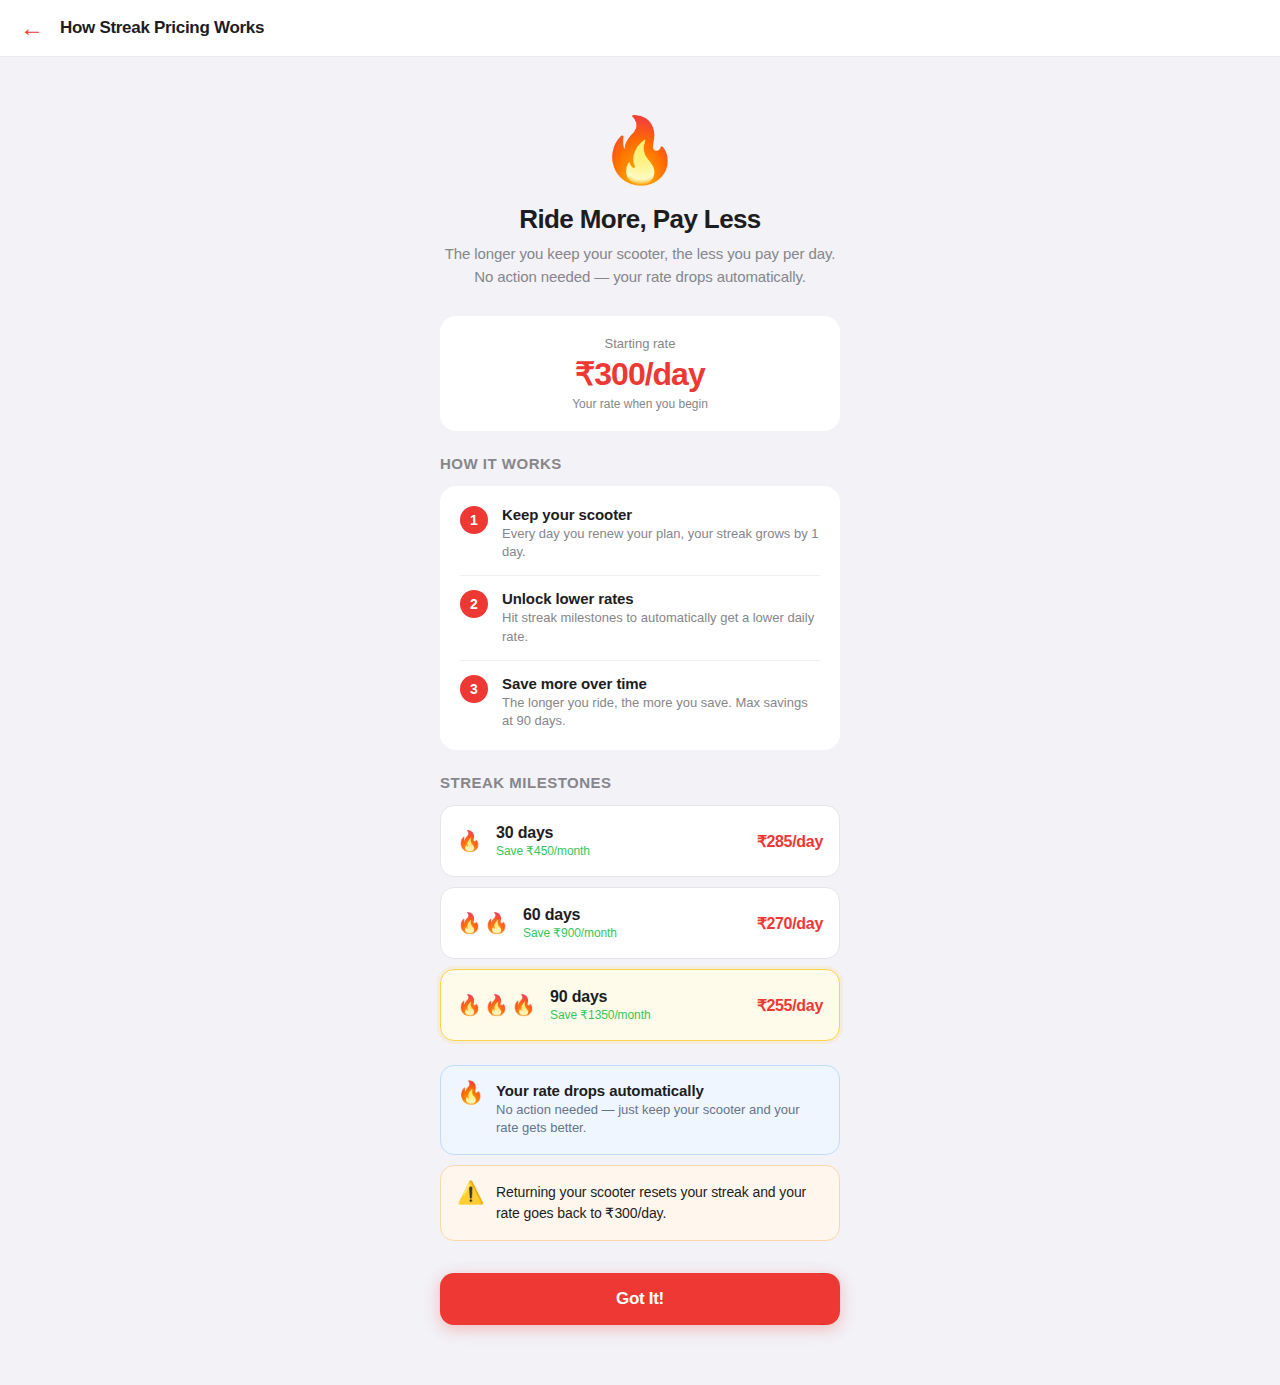
<file: v0/explainer.html>
<!DOCTYPE html>
<html lang="en">
<head>
    <meta charset="UTF-8">
    <meta name="viewport" content="width=device-width, initial-scale=1.0">
    <title>Bounce Daily - About Ride Streaks</title>
    <link rel="stylesheet" href="v0.css">
</head>
<body class="v0-explainer-page">
    <!-- Header -->
    <div class="v0-explainer-page-header">
        <button class="v0-back-btn" onclick="history.back()">&larr;</button>
        <span class="v0-explainer-page-title">How Streak Pricing Works</span>
    </div>

    <div class="v0-explainer-page-content">
        <!-- Hero -->
        <div class="v0-explainer-hero">
            <span class="v0-explainer-hero-icon">🔥</span>
            <h1 class="v0-explainer-hero-title">Ride More, Pay Less</h1>
            <p class="v0-explainer-hero-subtitle">The longer you keep your scooter, the less you pay per day. No action needed — your rate drops automatically.</p>
        </div>

        <!-- Base rate -->
        <div class="v0-base-rate">
            <div class="v0-base-rate-label">Starting rate</div>
            <div class="v0-base-rate-value">₹300/day</div>
            <div class="v0-base-rate-note">Your rate when you begin</div>
        </div>

        <!-- How it works -->
        <div class="v0-explainer-section-title">How It Works</div>
        <div class="v0-how-it-works">
            <div class="v0-step">
                <div class="v0-step-number">1</div>
                <div class="v0-step-content">
                    <div class="v0-step-title">Keep your scooter</div>
                    <div class="v0-step-desc">Every day you renew your plan, your streak grows by 1 day.</div>
                </div>
            </div>
            <div class="v0-step">
                <div class="v0-step-number">2</div>
                <div class="v0-step-content">
                    <div class="v0-step-title">Unlock lower rates</div>
                    <div class="v0-step-desc">Hit streak milestones to automatically get a lower daily rate.</div>
                </div>
            </div>
            <div class="v0-step">
                <div class="v0-step-number">3</div>
                <div class="v0-step-content">
                    <div class="v0-step-title">Save more over time</div>
                    <div class="v0-step-desc">The longer you ride, the more you save. Max savings at 90 days.</div>
                </div>
            </div>
        </div>

        <!-- Streak tiers -->
        <div class="v0-explainer-section-title">Streak Milestones</div>
        <div class="v0-tiers-container">
            <div class="v0-tier-card">
                <div class="v0-tier-flames">
                    <span class="v0-flame v0-flame--orange">🔥</span>
                </div>
                <div class="v0-tier-info">
                    <div class="v0-tier-days">30 days</div>
                    <div class="v0-tier-savings">Save ₹450/month</div>
                </div>
                <div class="v0-tier-price">₹285/day</div>
            </div>

            <div class="v0-tier-card">
                <div class="v0-tier-flames">
                    <span class="v0-flame v0-flame--orange">🔥</span>
                    <span class="v0-flame v0-flame--orange">🔥</span>
                </div>
                <div class="v0-tier-info">
                    <div class="v0-tier-days">60 days</div>
                    <div class="v0-tier-savings">Save ₹900/month</div>
                </div>
                <div class="v0-tier-price">₹270/day</div>
            </div>

            <div class="v0-tier-card v0-tier-card--highlighted">
                <div class="v0-tier-flames">
                    <span class="v0-flame v0-flame--orange">🔥</span>
                    <span class="v0-flame v0-flame--orange">🔥</span>
                    <span class="v0-flame v0-flame--orange">🔥</span>
                </div>
                <div class="v0-tier-info">
                    <div class="v0-tier-days">90 days</div>
                    <div class="v0-tier-savings">Save ₹1350/month</div>
                </div>
                <div class="v0-tier-price">₹255/day</div>
            </div>
        </div>

        <!-- Info box -->
        <div class="v0-info-box">
            <span class="v0-info-box-icon">🔥</span>
            <div class="v0-info-box-content">
                <strong>Your rate drops automatically</strong>
                <p>No action needed — just keep your scooter and your rate gets better.</p>
            </div>
        </div>

        <!-- Warning box -->
        <div class="v0-warning-box">
            <span class="v0-warning-box-icon">⚠️</span>
            <span class="v0-warning-box-text">Returning your scooter resets your streak and your rate goes back to ₹300/day.</span>
        </div>

        <!-- CTA -->
        <button class="v0-page-cta" onclick="history.back()">Got It!</button>
    </div>
</body>
</html>
</file>
<file: v0/v0.css>
/* ========== V0 RESET & BASE ========== */
* {
    margin: 0;
    padding: 0;
    box-sizing: border-box;
    -webkit-font-smoothing: antialiased;
}

body {
    font-family: -apple-system, BlinkMacSystemFont, 'SF Pro Display', 'Segoe UI', Roboto, sans-serif;
    background: #f2f2f7;
    color: #1d1d1f;
    overflow-x: hidden;
}

/* ========== V0 HEADER ========== */
.v0-header {
    background: white;
    padding: 14px 20px;
    display: flex;
    align-items: center;
    justify-content: space-between;
    border-bottom: 0.5px solid rgba(0, 0, 0, 0.08);
    position: sticky;
    top: 0;
    z-index: 100;
}

.v0-header-logo {
    width: 48px;
    height: 48px;
    border-radius: 12px;
    object-fit: contain;
}

.v0-hamburger {
    width: 28px;
    height: 20px;
    display: flex;
    flex-direction: column;
    justify-content: space-between;
    cursor: pointer;
    padding: 0;
    background: none;
    border: none;
}

.v0-hamburger span {
    display: block;
    height: 3px;
    width: 100%;
    background: #ed3833;
    border-radius: 2px;
}

/* ========== V0 SCREEN CONTAINER ========== */
.v0-screen {
    min-height: 100vh;
    display: none;
    flex-direction: column;
    animation: v0-slideIn 0.3s ease-out;
}

.v0-screen.active {
    display: flex;
}

@keyframes v0-slideIn {
    from { opacity: 0; transform: translateX(20px); }
    to { opacity: 1; transform: translateX(0); }
}

/* ========== V0 BOOKING DETAILS ========== */
.v0-page-title {
    font-size: 22px;
    font-weight: 700;
    color: #1d1d1f;
    padding: 20px 20px 16px;
    letter-spacing: -0.4px;
}

/* Layout switcher (prototype only, fixed footer) */
.v0-layout-switcher {
    position: fixed;
    bottom: 0;
    left: 0;
    right: 0;
    background: white;
    border-top: 1px solid #e5e5ea;
    padding: 10px 16px 20px;
    z-index: 999;
    box-shadow: 0 -2px 10px rgba(0, 0, 0, 0.08);
}

.v0-layout-switcher-label {
    font-size: 11px;
    font-weight: 600;
    color: #86868b;
    text-transform: uppercase;
    letter-spacing: 0.5px;
    margin-bottom: 8px;
    text-align: center;
}

.v0-layout-switcher-btns {
    display: flex;
    gap: 6px;
}

.v0-layout-btn {
    flex: 1;
    padding: 10px 4px;
    border: 1px solid #e5e5ea;
    background: white;
    border-radius: 10px;
    font-size: 12px;
    font-weight: 600;
    color: #86868b;
    cursor: pointer;
    transition: all 0.2s;
    white-space: nowrap;
}

.v0-layout-btn.active {
    background: #1d1d1f;
    color: white;
    border-color: #1d1d1f;
}

/* Card wrapper */
.v0-card-wrapper {
    margin: 0 20px;
    position: relative;
}

.v0-booking-card {
    background: white;
    border-radius: 16px;
    padding: 20px;
    box-shadow: 0 2px 12px rgba(0, 0, 0, 0.06);
    position: relative;
}

/* Shared SmartRent elements */
.v0-sr-top, .v0-sr-bottom {
    cursor: pointer;
}

.v0-sr-inner-top, .v0-sr-inner-bottom {
    cursor: pointer;
}

.v0-streak-badge {
    display: flex;
    align-items: center;
    gap: 6px;
    background: #fff7ed;
    border: 1px solid #fed7aa;
    border-radius: 20px;
    padding: 6px 14px 6px 8px;
    cursor: pointer;
}

.v0-streak-lottie {
    width: 32px;
    height: 32px;
    display: block;
}

.v0-streak-lottie-sm {
    width: 24px;
    height: 24px;
    display: block;
}

.v0-streak-text {
    font-size: 16px;
    font-weight: 700;
    color: #1d1d1f;
    letter-spacing: -0.3px;
}

.v0-info-trigger-circle {
    width: 30px;
    height: 30px;
    border-radius: 50%;
    background: none;
    border: none;
    display: flex;
    align-items: center;
    justify-content: center;
    cursor: pointer;
    color: #86868b;
    transition: all 0.2s;
    padding: 0;
    flex-shrink: 0;
}

.v0-info-trigger-circle:active {
    transform: scale(0.9);
    color: #1d1d1f;
}

/* ===== LAYOUT A: Frame the card ===== */
.layout-a .v0-sr-top {
    margin-bottom: -8px;
    position: relative;
    z-index: 1;
}

.layout-a .v0-frame-top {
    display: flex;
    align-items: center;
    justify-content: space-between;
    background: linear-gradient(135deg, #fffbeb, #fff7ed);
    border: 1px solid #fed7aa;
    border-radius: 12px 12px 0 0;
    padding: 10px 14px;
}

.layout-a .v0-frame-top .v0-streak-badge {
    background: transparent;
    border: none;
    padding: 0;
}

.layout-a .v0-booking-card {
    border-radius: 0 0 16px 16px;
    border-top: none;
}

.layout-a .v0-sr-bottom {
    background: linear-gradient(135deg, #fffbeb, #fff7ed);
    border: 1px solid #fed7aa;
    border-top: 1px solid #fde68a;
    border-radius: 0 0 12px 12px;
    padding: 12px 14px 14px;
    margin-top: -8px;
    position: relative;
}

/* ===== LAYOUT B: Unified top banner ===== */
.layout-b .v0-sr-inner-top {
    margin: -20px -20px 16px;
    padding: 0;
}

.layout-b .v0-unified-top {
    background: linear-gradient(135deg, #fffbeb, #fff7ed);
    border-bottom: 1px solid #fde68a;
    border-radius: 16px 16px 0 0;
    padding: 14px 16px;
}

.layout-b .v0-unified-top-header {
    display: flex;
    align-items: center;
    justify-content: space-between;
    margin-bottom: 12px;
}

.layout-b .v0-unified-top .v0-streak-badge {
    background: rgba(255, 255, 255, 0.6);
}

.layout-b .v0-milestone-track.compact .v0-milestone-dot {
    width: 16px;
    height: 16px;
    font-size: 8px;
}

.layout-b .v0-milestone-track.compact .v0-milestone-segment {
    margin-top: 7px;
}

.layout-b .v0-milestone-track.compact .v0-milestone-days {
    font-size: 9px;
}

.layout-b .v0-milestone-track.compact .v0-milestone-rate {
    font-size: 10px;
}

/* ===== LAYOUT C: Unified bottom only ===== */
.layout-c .v0-sr-inner-bottom {
    margin-top: 16px;
    padding-top: 14px;
    border-top: 1px solid #e5e5ea;
}

.layout-c .v0-unified-bottom-header {
    display: flex;
    align-items: center;
    gap: 6px;
    margin-bottom: 12px;
}

.layout-c .v0-unified-bottom-title {
    font-size: 14px;
    font-weight: 700;
    color: #1d1d1f;
    flex: 1;
}

/* ===== LAYOUT D: Floating collar ===== */
.layout-d .v0-sr-top {
    position: relative;
    z-index: 2;
    margin-bottom: -14px;
    display: flex;
    justify-content: center;
}

.layout-d .v0-collar {
    display: flex;
    align-items: center;
    gap: 8px;
    background: linear-gradient(135deg, #fffbeb, #fff7ed);
    border: 1px solid #fed7aa;
    border-radius: 24px;
    padding: 8px 14px 8px 10px;
    box-shadow: 0 2px 8px rgba(245, 158, 11, 0.15);
    cursor: pointer;
}

.layout-d .v0-collar-text {
    font-size: 13px;
    font-weight: 700;
    color: #1d1d1f;
    white-space: nowrap;
}

.layout-d .v0-collar-info {
    width: 24px;
    height: 24px;
}

.layout-d .v0-booking-card {
    padding-top: 26px;
}

/* Mini progress bar (used by collar) */
.v0-mini-progress {
    display: flex;
    flex-direction: column;
    gap: 2px;
    min-width: 60px;
}

.v0-mini-bar {
    height: 4px;
    background: #e5e5ea;
    border-radius: 2px;
    overflow: hidden;
}

.v0-mini-fill {
    height: 100%;
    background: linear-gradient(90deg, #fbbf24, #f59e0b);
    border-radius: 2px;
}

.v0-mini-label {
    font-size: 9px;
    font-weight: 600;
    color: #92400e;
    white-space: nowrap;
}

/* ===== LAYOUT E: Unified warm header ===== */
.layout-e .v0-sr-inner-top {
    margin: -20px -20px 16px;
}

.layout-e .v0-warm-header {
    background: linear-gradient(135deg, #fffbeb, #fff7ed);
    border-bottom: 1px solid #fde68a;
    border-radius: 16px 16px 0 0;
    padding: 16px 16px 14px;
}

.layout-e .v0-warm-header-row {
    display: flex;
    align-items: center;
    justify-content: space-between;
    margin-bottom: 14px;
}

.layout-e .v0-warm-badge {
    display: flex;
    align-items: center;
    gap: 8px;
    background: white;
    border: 1.5px solid #fed7aa;
    border-radius: 24px;
    padding: 8px 18px 8px 10px;
    box-shadow: 0 1px 4px rgba(245, 158, 11, 0.1);
}

.layout-e .v0-warm-badge-text {
    font-size: 17px;
    font-weight: 700;
    color: #1d1d1f;
    letter-spacing: -0.3px;
}

.layout-e .v0-warm-milestones {
    padding: 0 2px;
}

/* ===== LAYOUT F: Simple benefit-first ===== */
.layout-f .v0-sr-inner-top {
    margin-bottom: 16px;
}

.layout-f .v0-benefit-first {
    background: linear-gradient(135deg, #fffbeb, #fff7ed);
    border: 1px solid #fed7aa;
    border-radius: 14px;
    padding: 14px 16px;
    cursor: pointer;
}

.layout-f .v0-bf-main {
    display: flex;
    align-items: center;
    gap: 12px;
}

.layout-f .v0-bf-left {
    flex-shrink: 0;
}

.layout-f .v0-bf-left .v0-streak-lottie {
    width: 36px;
    height: 36px;
}

.layout-f .v0-bf-content {
    flex: 1;
    min-width: 0;
}

.layout-f .v0-bf-prices {
    display: flex;
    align-items: baseline;
    gap: 6px;
    font-size: 18px;
    font-weight: 800;
    color: #1d1d1f;
    letter-spacing: -0.3px;
}

.layout-f .v0-bf-strike {
    font-size: 14px;
    font-weight: 500;
    color: #aaa;
    text-decoration: line-through;
}

.layout-f .v0-bf-rate {
    color: #1d1d1f;
}

.layout-f .v0-bf-subtitle {
    font-size: 12px;
    font-weight: 500;
    color: #92400e;
    margin-top: 2px;
}

.layout-f .v0-bf-nudge {
    margin-top: 10px;
    padding-top: 10px;
    border-top: 1px solid rgba(251, 191, 36, 0.3);
    font-size: 12px;
    font-weight: 600;
    color: #b45309;
    text-align: center;
}

.layout-f .v0-bf-nudge--max {
    color: #16a34a;
}

/* ===== LAYOUT G: Minimal one-liner ===== */
.layout-g .v0-sr-inner-top {
    margin-bottom: 14px;
}

.layout-g .v0-minimal-g {
    display: flex;
    align-items: center;
    gap: 10px;
    background: #fffbeb;
    border: 1px solid #fed7aa;
    border-radius: 12px;
    padding: 10px 14px;
    cursor: pointer;
}

.layout-g .v0-mg-lottie {
    width: 26px;
    height: 26px;
    flex-shrink: 0;
}

.layout-g .v0-mg-body {
    flex: 1;
    display: flex;
    align-items: baseline;
    gap: 6px;
    flex-wrap: wrap;
}

.layout-g .v0-mg-strike {
    font-size: 13px;
    color: #aaa;
    text-decoration: line-through;
    font-weight: 500;
}

.layout-g .v0-mg-rate {
    font-size: 16px;
    font-weight: 800;
    color: #1d1d1f;
}

.layout-g .v0-mg-tag {
    font-size: 11px;
    font-weight: 600;
    color: #92400e;
    background: rgba(251, 191, 36, 0.2);
    padding: 2px 8px;
    border-radius: 10px;
}

/* ===== LAYOUT H: Savings-focused one-liner ===== */
.layout-h .v0-sr-inner-top {
    margin-bottom: 14px;
}

.layout-h .v0-savings-h {
    display: flex;
    align-items: center;
    gap: 10px;
    background: #fffbeb;
    border: 1px solid #fed7aa;
    border-radius: 12px;
    padding: 10px 14px;
    cursor: pointer;
}

.layout-h .v0-sh-lottie {
    width: 26px;
    height: 26px;
    flex-shrink: 0;
}

.layout-h .v0-sh-text {
    flex: 1;
    font-size: 14px;
    font-weight: 500;
    color: #92400e;
    line-height: 1.3;
}

.layout-h .v0-sh-text strong {
    font-weight: 700;
    color: #1d1d1f;
}

/* ===== LAYOUT I: Just the streak label ===== */
.layout-i .v0-sr-inner-top {
    margin-bottom: 14px;
}

.layout-i .v0-just-label {
    display: inline-flex;
    align-items: center;
    gap: 6px;
    background: #fffbeb;
    border: 1px solid #fed7aa;
    border-radius: 20px;
    padding: 7px 14px 7px 8px;
    cursor: pointer;
}

.layout-i .v0-jl-lottie {
    width: 24px;
    height: 24px;
    flex-shrink: 0;
}

.layout-i .v0-jl-text {
    font-size: 15px;
    font-weight: 700;
    color: #92400e;
    letter-spacing: -0.2px;
}

.v0-milestone-track {
    display: flex;
    align-items: flex-start;
    position: relative;
    padding: 0 4px;
}

.v0-milestone {
    display: flex;
    flex-direction: column;
    align-items: center;
    position: relative;
    z-index: 1;
    flex: 0 0 auto;
}

/* The connecting line segments between dots */
.v0-milestone-segment {
    flex: 1;
    height: 3px;
    background: #e5e5ea;
    align-self: flex-start;
    margin-top: 9px; /* center on 20px dot */
    border-radius: 2px;
    position: relative;
}

.v0-milestone-segment-fill {
    position: absolute;
    top: 0;
    left: 0;
    height: 100%;
    background: linear-gradient(90deg, #fbbf24, #f59e0b);
    border-radius: 2px;
    transition: width 0.6s ease-out;
}

/* Current position marker */
.v0-milestone-marker {
    position: absolute;
    top: 50%;
    transform: translate(-50%, -50%);
    display: flex;
    flex-direction: column;
    align-items: center;
    z-index: 2;
}

.v0-milestone-marker-dot {
    width: 10px;
    height: 10px;
    border-radius: 50%;
    background: #f59e0b;
    border: 2px solid white;
    box-shadow: 0 0 0 2px rgba(245, 158, 11, 0.3), 0 1px 3px rgba(0, 0, 0, 0.15);
}

.v0-milestone-marker-label {
    position: absolute;
    top: 14px;
    font-size: 9px;
    font-weight: 700;
    color: #f59e0b;
    white-space: nowrap;
    background: white;
    padding: 1px 4px;
    border-radius: 4px;
}

/* Dot states */
.v0-milestone-dot {
    width: 20px;
    height: 20px;
    border-radius: 50%;
    border: 2px solid #e5e5ea;
    background: white;
    display: flex;
    align-items: center;
    justify-content: center;
    font-size: 10px;
    transition: all 0.3s;
}

.v0-milestone-dot.completed {
    background: #f59e0b;
    border-color: #f59e0b;
    color: white;
}

.v0-milestone-dot.current {
    border-color: #f59e0b;
    background: #fffbeb;
    box-shadow: 0 0 0 3px rgba(245, 158, 11, 0.15);
}

.v0-milestone-dot.future {
    border-color: #e5e5ea;
    background: white;
}

/* Labels below dots */
.v0-milestone-days {
    font-size: 10px;
    font-weight: 600;
    color: #86868b;
    margin-top: 5px;
    white-space: nowrap;
}

.v0-milestone-days.active {
    color: #1d1d1f;
}

.v0-milestone-rate {
    font-size: 11px;
    font-weight: 700;
    color: #86868b;
    margin-top: 1px;
    white-space: nowrap;
}

.v0-milestone-rate.active {
    color: #f59e0b;
}

.v0-milestone-rate.future-highlight {
    color: #ed3833;
}

/* Tag row */
.v0-tag-row {
    display: flex;
    gap: 8px;
    margin-bottom: 20px;
    flex-wrap: wrap;
}

.v0-tag {
    display: inline-block;
    padding: 6px 14px;
    background: #f2f2f7;
    border: 1px solid #e5e5ea;
    border-radius: 8px;
    font-size: 13px;
    font-weight: 500;
    color: #1d1d1f;
    letter-spacing: -0.1px;
}

/* Card body — two columns */
.v0-card-body {
    display: grid;
    grid-template-columns: 1fr 1fr;
    gap: 0;
    margin-bottom: 20px;
    position: relative;
}

.v0-card-body::after {
    content: '';
    position: absolute;
    top: 0;
    bottom: 0;
    left: 50%;
    width: 1px;
    background: #e5e5ea;
}

.v0-card-col {
    padding: 4px 0;
}

.v0-card-col:last-child {
    padding-left: 20px;
}

.v0-card-label {
    font-size: 13px;
    font-weight: 600;
    color: #ed3833;
    letter-spacing: -0.1px;
    margin-bottom: 6px;
}

.v0-card-value {
    font-size: 20px;
    font-weight: 700;
    color: #1d1d1f;
    letter-spacing: -0.4px;
    line-height: 1.2;
}

.v0-km-value {
    font-size: 36px;
    font-weight: 800;
    color: #1d1d1f;
    letter-spacing: -1px;
    line-height: 1;
}

.v0-km-unit {
    font-size: 18px;
    font-weight: 500;
    color: #86868b;
    margin-left: 2px;
}

.v0-countdown {
    font-size: 12px;
    color: #86868b;
    margin-top: 4px;
    letter-spacing: -0.1px;
}

/* Card actions */
.v0-card-actions {
    display: grid;
    grid-template-columns: 1fr 1fr;
    gap: 12px;
}

.v0-btn {
    padding: 14px 16px;
    border-radius: 100px;
    font-size: 15px;
    font-weight: 600;
    cursor: pointer;
    transition: all 0.2s;
    border: none;
    text-align: center;
    letter-spacing: -0.2px;
}

.v0-btn:active {
    transform: scale(0.96);
}

.v0-btn-primary {
    background: #ed3833;
    color: white;
    box-shadow: 0 2px 10px rgba(237, 56, 51, 0.25);
}

.v0-btn-secondary {
    background: #ed3833;
    color: white;
    box-shadow: 0 2px 10px rgba(237, 56, 51, 0.25);
}

/* ========== V0 EXPLAINER FULL SCREEN ========== */
.v0-explainer-fullscreen {
    position: fixed;
    top: 0;
    left: 0;
    right: 0;
    bottom: 0;
    background: #f2f2f7;
    z-index: 1000;
    overflow-y: auto;
    transform: translateX(100%);
    visibility: hidden;
    pointer-events: none;
    transition: transform 0.35s cubic-bezier(0.4, 0, 0.2, 1), visibility 0s 0.35s;
}

.v0-explainer-fullscreen.active {
    transform: translateX(0);
    visibility: visible;
    pointer-events: auto;
    transition: transform 0.35s cubic-bezier(0.4, 0, 0.2, 1), visibility 0s;
}

/* Progress card (Section 1) */
.v0-exp-section {
    margin-bottom: 24px;
}

.v0-exp-progress-card {
    background: white;
    border-radius: 16px;
    padding: 20px;
}

.v0-exp-progress-header {
    display: flex;
    align-items: center;
    gap: 12px;
    margin-bottom: 20px;
}

.v0-exp-flame {
    width: 40px;
    height: 40px;
    flex-shrink: 0;
}

.v0-exp-progress-title {
    font-size: 22px;
    font-weight: 800;
    color: #1d1d1f;
    letter-spacing: -0.4px;
}

.v0-exp-progress-sub {
    font-size: 14px;
    font-weight: 500;
    color: #34c759;
    margin-top: 2px;
}

/* Tier cards */
.v0-tier-card {
    display: flex;
    align-items: center;
    padding: 18px 16px;
    background: white;
    border: 1.5px solid #e5e5ea;
    border-radius: 14px;
    margin-bottom: 10px;
    transition: all 0.2s;
}

.v0-tier-card--highlighted {
    background: #fffbeb;
    border-color: #fcd34d;
    box-shadow: 0 0 0 3px rgba(252, 211, 77, 0.15);
}

.v0-tier-flames {
    display: flex;
    gap: 2px;
    margin-right: 14px;
    flex-shrink: 0;
}

.v0-flame {
    font-size: 20px;
    line-height: 1;
}

.v0-flame--orange {
    filter: hue-rotate(-10deg);
}

.v0-tier-info {
    flex: 1;
}

.v0-tier-days {
    font-size: 16px;
    font-weight: 600;
    color: #1d1d1f;
    letter-spacing: -0.2px;
}

.v0-tier-savings {
    font-size: 12px;
    font-weight: 500;
    color: #34c759;
    margin-top: 2px;
    letter-spacing: -0.1px;
}

.v0-tier-price {
    font-size: 16px;
    font-weight: 700;
    color: #ed3833;
    letter-spacing: -0.3px;
}

/* Info box */
.v0-info-box {
    display: flex;
    align-items: flex-start;
    gap: 12px;
    background: #eff6ff;
    border: 1px solid #bfdbfe;
    border-radius: 14px;
    padding: 16px;
    margin-top: 16px;
    margin-bottom: 10px;
}

.v0-info-box-icon {
    font-size: 22px;
    flex-shrink: 0;
    line-height: 1;
}

.v0-info-box-content strong {
    display: block;
    font-size: 15px;
    font-weight: 600;
    color: #1d1d1f;
    margin-bottom: 2px;
    letter-spacing: -0.1px;
}

.v0-info-box-content p {
    font-size: 13px;
    color: #64748b;
    line-height: 1.4;
    margin: 0;
}

/* Warning box */
.v0-warning-box {
    display: flex;
    align-items: flex-start;
    gap: 12px;
    background: #fff7ed;
    border: 1px solid #fed7aa;
    border-radius: 14px;
    padding: 16px;
    margin-bottom: 24px;
}

.v0-warning-box-icon {
    font-size: 22px;
    flex-shrink: 0;
    line-height: 1;
}

.v0-warning-box-text {
    font-size: 14px;
    color: #1d1d1f;
    line-height: 1.5;
    font-weight: 500;
    letter-spacing: -0.1px;
}

/* Got It button */
.v0-got-it-btn {
    width: 100%;
    padding: 16px;
    background: #ed3833;
    color: white;
    border: none;
    border-radius: 14px;
    font-size: 17px;
    font-weight: 600;
    cursor: pointer;
    transition: all 0.2s;
    letter-spacing: -0.3px;
    box-shadow: 0 4px 16px rgba(237, 56, 51, 0.3);
}

.v0-got-it-btn:active {
    transform: scale(0.97);
}

/* ========== V0 FULL-SCREEN EXPLAINER PAGE ========== */
.v0-explainer-page {
    min-height: 100vh;
    background: #f2f2f7;
}

.v0-explainer-page-header {
    background: white;
    padding: 14px 20px;
    display: flex;
    align-items: center;
    gap: 16px;
    border-bottom: 0.5px solid rgba(0, 0, 0, 0.08);
    position: sticky;
    top: 0;
    z-index: 100;
}

.v0-back-btn {
    font-size: 24px;
    color: #ed3833;
    cursor: pointer;
    background: none;
    border: none;
    padding: 0;
    transition: opacity 0.2s;
}

.v0-back-btn:active {
    opacity: 0.6;
}

.v0-explainer-page-title {
    font-size: 17px;
    font-weight: 600;
    color: #1d1d1f;
    letter-spacing: -0.3px;
}

.v0-explainer-page-content {
    max-width: 440px;
    margin: 0 auto;
    padding: 24px 20px 60px;
}

.v0-explainer-hero {
    text-align: center;
    padding: 32px 0 28px;
}

.v0-explainer-hero-icon {
    font-size: 64px;
    margin-bottom: 16px;
    display: block;
}

.v0-explainer-hero-title {
    font-size: 26px;
    font-weight: 800;
    color: #1d1d1f;
    letter-spacing: -0.6px;
    margin-bottom: 8px;
}

.v0-explainer-hero-subtitle {
    font-size: 15px;
    color: #86868b;
    line-height: 1.5;
    letter-spacing: -0.1px;
}

.v0-explainer-section-title {
    font-size: 15px;
    font-weight: 600;
    color: #86868b;
    text-transform: uppercase;
    letter-spacing: 0.5px;
    margin-bottom: 14px;
    margin-top: 8px;
}

/* How it works steps */
.v0-how-it-works {
    background: white;
    border-radius: 16px;
    padding: 20px;
    margin-bottom: 24px;
}

.v0-step {
    display: flex;
    gap: 14px;
    padding: 14px 0;
    border-bottom: 0.5px solid #f0f0f0;
}

.v0-step:last-child {
    border-bottom: none;
    padding-bottom: 0;
}

.v0-step:first-child {
    padding-top: 0;
}

.v0-step-number {
    width: 28px;
    height: 28px;
    border-radius: 50%;
    background: #ed3833;
    color: white;
    display: flex;
    align-items: center;
    justify-content: center;
    font-size: 14px;
    font-weight: 700;
    flex-shrink: 0;
}

.v0-step-content {
    flex: 1;
}

.v0-step-title {
    font-size: 15px;
    font-weight: 600;
    color: #1d1d1f;
    margin-bottom: 2px;
    letter-spacing: -0.1px;
}

.v0-step-desc {
    font-size: 13px;
    color: #86868b;
    line-height: 1.4;
}

/* Base rate callout */
.v0-base-rate {
    background: white;
    border-radius: 16px;
    padding: 20px;
    text-align: center;
    margin-bottom: 24px;
}

.v0-base-rate-label {
    font-size: 13px;
    color: #86868b;
    margin-bottom: 4px;
}

.v0-base-rate-value {
    font-size: 32px;
    font-weight: 800;
    color: #ed3833;
    letter-spacing: -1px;
}

.v0-base-rate-note {
    font-size: 12px;
    color: #86868b;
    margin-top: 4px;
}

/* Page-level tier cards container */
.v0-tiers-container {
    margin-bottom: 24px;
}

/* Page CTA */
.v0-page-cta {
    width: 100%;
    padding: 16px;
    background: #ed3833;
    color: white;
    border: none;
    border-radius: 14px;
    font-size: 17px;
    font-weight: 600;
    cursor: pointer;
    transition: all 0.2s;
    letter-spacing: -0.3px;
    box-shadow: 0 4px 16px rgba(237, 56, 51, 0.3);
    margin-top: 8px;
}

.v0-page-cta:active {
    transform: scale(0.97);
}

/* ========== STRIKETHROUGH PRICING ========== */
.v0-strike {
    text-decoration: line-through;
    text-decoration-color: rgba(255, 255, 255, 0.5);
    text-decoration-thickness: 1.5px;
    color: rgba(255, 255, 255, 0.45);
    margin-right: 4px;
}

.v0-strike-light {
    text-decoration: line-through;
    text-decoration-color: rgba(255, 255, 255, 0.4);
    text-decoration-thickness: 1.5px;
    color: rgba(255, 255, 255, 0.45);
    font-size: 12px;
    margin-right: 4px;
}

.v0-strike-small {
    text-decoration: line-through;
    text-decoration-color: rgba(134, 134, 139, 0.6);
    text-decoration-thickness: 1.5px;
    color: #aeaeb2;
    margin-right: 4px;
}

.v0-price-original {
    display: block;
    font-size: 13px;
    color: #86868b;
    text-decoration: line-through;
    text-decoration-color: rgba(237, 56, 51, 0.5);
    text-decoration-thickness: 1.5px;
    font-weight: 500;
    margin-bottom: 2px;
}

.v0-price-discounted {
    color: #34c759 !important;
}

/* ========== TAB SWITCHER ========== */
.v0-tab-track {
    display: flex;
    background: #f2f2f7;
    border-radius: 10px;
    padding: 3px;
    margin-bottom: 20px;
    gap: 3px;
}

.v0-tab {
    flex: 1;
    padding: 8px 0;
    border: none;
    background: transparent;
    border-radius: 8px;
    font-size: 15px;
    font-weight: 600;
    color: #86868b;
    cursor: pointer;
    transition: all 0.2s;
}

.v0-tab.active {
    background: white;
    color: #1d1d1f;
    box-shadow: 0 1px 4px rgba(0, 0, 0, 0.1);
}

/* Panel visibility */
.v0-panel {
    display: none;
}

.v0-panel.active {
    display: block;
    animation: v0-fadeIn 0.25s ease;
}

@keyframes v0-fadeIn {
    from { opacity: 0; transform: translateY(6px); }
    to { opacity: 1; transform: translateY(0); }
}

/* ========== VERSION A: STEPS DOWN ========== */
.v0-panel-tagline {
    text-align: center;
    font-size: 15px;
    font-weight: 600;
    color: #86868b;
    margin-bottom: 20px;
    letter-spacing: -0.2px;
}

.v0-staircase {
    display: flex;
    align-items: flex-end;
    justify-content: center;
    gap: 10px;
    margin-bottom: 24px;
    padding: 0 4px;
}

.v0-stair {
    display: flex;
    flex-direction: column;
    align-items: center;
    flex: 1;
}

.v0-stair-bar {
    width: 100%;
    border-radius: 10px 10px 4px 4px;
    display: flex;
    flex-direction: column;
    align-items: center;
    justify-content: center;
    padding: 8px 4px;
    min-width: 0;
}

.v0-stair--base .v0-stair-bar {
    background: #e5e5ea;
}

.v0-stair--t1 .v0-stair-bar {
    background: #d4edda;
}

.v0-stair--t2 .v0-stair-bar {
    background: #a8dfb5;
}

.v0-stair--t3 .v0-stair-bar {
    background: #34c759;
}

.v0-stair-price {
    font-size: 18px;
    font-weight: 800;
    color: #1d1d1f;
    letter-spacing: -0.5px;
    line-height: 1.1;
}

.v0-stair--t3 .v0-stair-price {
    color: white;
}

.v0-stair-unit {
    font-size: 11px;
    color: #86868b;
    font-weight: 500;
}

.v0-stair--t3 .v0-stair-unit {
    color: rgba(255, 255, 255, 0.8);
}

.v0-stair-label {
    font-size: 11px;
    font-weight: 600;
    color: #1d1d1f;
    margin-top: 8px;
    letter-spacing: -0.1px;
}

.v0-stair-saving {
    font-size: 10px;
    font-weight: 600;
    color: #34c759;
    background: #edfcf0;
    padding: 2px 6px;
    border-radius: 6px;
    margin-top: 4px;
    white-space: nowrap;
}

/* ========== VERSION B: INTRO + 3-STAGE ========== */
.v0-ba-intro {
    text-align: center;
    margin-bottom: 20px;
    padding-bottom: 20px;
    border-bottom: 1px solid #e5e5ea;
}

.v0-ba-lottie-wrap {
    width: 200px;
    height: 140px;
    overflow: hidden;
    margin: 0 auto 12px;
    position: relative;
}

.v0-ba-lottie {
    width: 200px;
    height: 200px;
    display: block;
    transform: scale(2.8);
    transform-origin: 58% 46%;
}

.v0-ba-hero-text {
    font-size: 17px;
    font-weight: 700;
    color: #1d1d1f;
    line-height: 1.35;
    letter-spacing: -0.3px;
    margin-bottom: 16px;
}

.v0-ba-counter {
    display: inline-flex;
    align-items: baseline;
    gap: 0;
}

.v0-ba-counter-rupee {
    font-size: 24px;
    font-weight: 800;
    color: #34c759;
}

.v0-ba-counter-num {
    font-size: 48px;
    font-weight: 800;
    color: #34c759;
    letter-spacing: -2px;
    line-height: 1;
    font-variant-numeric: tabular-nums;
}

.v0-ba-counter-unit {
    font-size: 18px;
    font-weight: 600;
    color: #86868b;
    margin-left: 2px;
}

.v0-ba-now-label {
    text-align: center;
    font-size: 14px;
    font-weight: 600;
    color: #86868b;
    margin-bottom: 16px;
}

.v0-ba-now-strike {
    text-decoration: line-through;
    text-decoration-color: rgba(237, 56, 51, 0.5);
    text-decoration-thickness: 2px;
    color: #aeaeb2;
}

.v0-ba-stages {
    display: flex;
    align-items: center;
    gap: 6px;
    margin-bottom: 16px;
}

.v0-ba-stage {
    flex: 1;
    border-radius: 14px;
    padding: 14px 8px;
    text-align: center;
    background: #f9f9fb;
    border: 1px solid #e5e5ea;
}

.v0-ba-stage--best {
    background: #fff5f5;
    border: 2px solid #ed3833;
}

.v0-ba-stage-arrow {
    font-size: 16px;
    color: #c7c7cc;
    flex-shrink: 0;
}

.v0-ba-stage-days {
    font-size: 11px;
    font-weight: 600;
    color: #86868b;
    text-transform: uppercase;
    letter-spacing: 0.3px;
    margin-bottom: 4px;
}

.v0-ba-stage--best .v0-ba-stage-days {
    color: #ed3833;
}

.v0-ba-stage-amount {
    font-size: 20px;
    font-weight: 800;
    color: #1d1d1f;
    letter-spacing: -0.5px;
    line-height: 1.1;
}

.v0-ba-stage--best .v0-ba-stage-amount {
    color: #ed3833;
}

.v0-ba-stage-period {
    font-size: 11px;
    color: #86868b;
    font-weight: 500;
    margin-bottom: 6px;
}

.v0-ba-stage-save {
    font-size: 10px;
    font-weight: 600;
    color: #34c759;
    background: #edfcf0;
    padding: 2px 6px;
    border-radius: 6px;
    display: inline-block;
}

.v0-ba-stage--best .v0-ba-stage-save {
    background: rgba(52, 199, 89, 0.15);
}

.v0-ba-savings-banner {
    background: linear-gradient(135deg, #34c759, #30b350);
    border-radius: 14px;
    padding: 16px;
    text-align: center;
    margin-bottom: 20px;
}

.v0-ba-savings-main {
    font-size: 18px;
    font-weight: 700;
    color: white;
    letter-spacing: -0.3px;
}

.v0-ba-savings-sub {
    font-size: 13px;
    color: rgba(255, 255, 255, 0.85);
    margin-top: 4px;
    font-weight: 500;
}

/* ========== VERSION C: EMOJI FLOW ========== */
.v0-emoji-rows {
    display: flex;
    flex-direction: column;
    gap: 10px;
    margin-bottom: 20px;
}

.v0-emoji-row {
    display: flex;
    align-items: center;
    gap: 6px;
    background: #f9f9fb;
    border: 1px solid #e5e5ea;
    border-radius: 14px;
    padding: 14px 12px;
}

.v0-emoji-row--best {
    background: #fffbeb;
    border-color: #fcd34d;
    border-width: 2px;
}

.v0-emoji-icon {
    font-size: 20px;
    flex-shrink: 0;
}

.v0-emoji-sep {
    font-size: 14px;
    color: #c7c7cc;
    flex-shrink: 0;
}

.v0-emoji-days {
    font-size: 14px;
    font-weight: 600;
    color: #1d1d1f;
    white-space: nowrap;
    flex-shrink: 0;
}

.v0-emoji-rate {
    font-size: 14px;
    font-weight: 700;
    color: #1d1d1f;
    white-space: nowrap;
    flex-shrink: 0;
}

.v0-emoji-save {
    font-size: 12px;
    font-weight: 600;
    color: #34c759;
    margin-left: auto;
    white-space: nowrap;
    flex-shrink: 0;
}

.v0-emoji-row--best .v0-emoji-save {
    color: #f59e0b;
}

/* Responsive: smaller staircase on short screens */
@media (max-height: 640px) {
    .v0-stair--base .v0-stair-bar { height: 100px !important; }
    .v0-stair--t1 .v0-stair-bar { height: 80px !important; }
    .v0-stair--t2 .v0-stair-bar { height: 60px !important; }
    .v0-stair--t3 .v0-stair-bar { height: 40px !important; }
    .v0-stair-price { font-size: 15px; }
}

/* Responsive: tighter emoji rows on narrow screens */
@media (max-width: 340px) {
    .v0-emoji-row { padding: 10px 8px; gap: 4px; }
    .v0-emoji-rate { font-size: 12px; }
    .v0-emoji-save { font-size: 10px; }
    .v0-emoji-days { font-size: 12px; }
}
</file>
